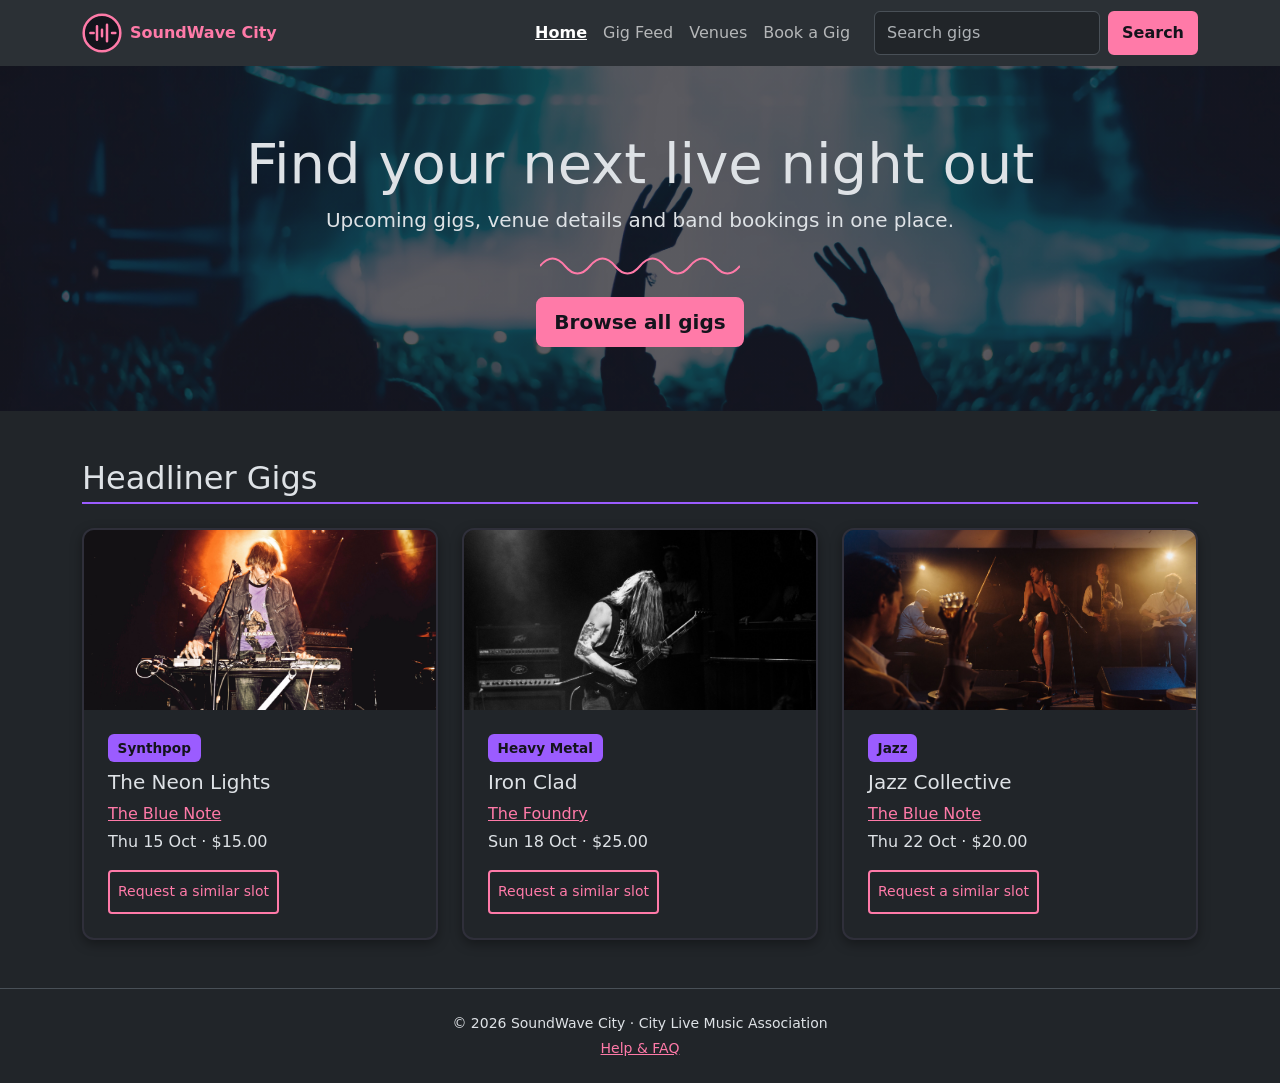
<file: index.html>
<!DOCTYPE html>
<html lang="en" data-bs-theme="dark">
<head>
<meta charset="UTF-8">
<meta name="viewport" content="width=device-width, initial-scale=1.0">
<title>Home | SoundWave City</title>
<link href="https://cdn.jsdelivr.net/npm/bootstrap@5.3.3/dist/css/bootstrap.min.css" rel="stylesheet">
<link rel="stylesheet" href="styles.css">
</head>
<body>
<!-- site header: logo, name, nav and search are the same on every page -->
<header>

<nav class="navbar navbar-expand-lg bg-body-tertiary" aria-label="Main navigation">
 <div class="container">
  <div class="d-flex align-items-center gap-2">
   <a class="navbar-brand m-0" href="index.html"><img src="images/logo.svg" alt="SoundWave City - go to homepage" width="40" height="40"></a>
   <span class="brand-name">SoundWave City</span>
  </div>
  <button class="navbar-toggler" type="button" data-bs-toggle="collapse" data-bs-target="#mainNav" aria-controls="mainNav" aria-expanded="false" aria-label="Toggle navigation"><span class="navbar-toggler-icon"></span></button>
  <!-- collapses into the burger menu under 992px -->
  <div class="collapse navbar-collapse" id="mainNav">
   <ul class="navbar-nav ms-auto mb-2 mb-lg-0"><li class="nav-item"><a class="nav-link active" href="index.html" aria-current="page">Home</a></li><li class="nav-item"><a class="nav-link" href="gigs.html">Gig Feed</a></li><li class="nav-item"><a class="nav-link" href="venue.html">Venues</a></li><li class="nav-item"><a class="nav-link" href="booking.html">Book a Gig</a></li></ul>
   <form class="d-flex ms-lg-3" role="search" action="gigs.html" method="get">
    <label for="site-search" class="visually-hidden">Search bands, venues or genres</label>
    <input class="form-control me-2" id="site-search" type="search" name="q" placeholder="Search gigs">
    <button class="btn btn-brand" type="submit">Search</button>
   </form>
  </div>
 </div>
</nav>
</header>
<main id="main">
<!-- hero: the wave image is only decoration so alt is empty -->
<section class="hero-banner text-center">
 <div class="container">
  <h1 class="display-4">Find your next live night out</h1>
  <p class="lead">Upcoming gigs, venue details and band bookings in one place.</p>
  <img class="hero-wave" src="images/hero-wave.svg" alt="">
  <a class="btn btn-brand btn-lg" href="gigs.html">Browse all gigs</a>
 </div>
</section>
<section class="container my-5" aria-labelledby="headliners">
 <h2 id="headliners" class="section-title">Headliner Gigs</h2>
 <div class="row g-4">
  <article class="col-12 col-md-6 col-lg-4">
   <div class="card gig-card h-100">
    <img class="gig-photo card-img-top" src="images/pexels-hans-eiskonen-3333610-15260791.jpg" alt="Synth player performing live on stage" loading="lazy">
    <div class="card-body p-4">
     <span class="genre-badge mb-2">Synthpop</span>
     <h3 class="card-title h5">The Neon Lights</h3>
     <p class="card-text mb-1"><a href="venue.html#the-blue-note">The Blue Note</a></p>
     <p class="card-text"><time datetime="2026-10-15">Thu 15 Oct</time> &middot; $15.00</p>
     <a class="btn btn-brand-outline btn-sm" href="booking.html">Request a similar slot</a>
    </div>
   </div>
  </article>
  <article class="col-12 col-md-6 col-lg-4">
   <div class="card gig-card h-100">
    <img class="gig-photo card-img-top" src="images/pexels-theshuttervision-11974580.jpg" alt="Metal guitarist performing at a concert" loading="lazy">
    <div class="card-body p-4">
     <span class="genre-badge mb-2">Heavy Metal</span>
     <h3 class="card-title h5">Iron Clad</h3>
     <p class="card-text mb-1"><a href="venue.html#the-foundry">The Foundry</a></p>
     <p class="card-text"><time datetime="2026-10-18">Sun 18 Oct</time> &middot; $25.00</p>
     <a class="btn btn-brand-outline btn-sm" href="booking.html">Request a similar slot</a>
    </div>
   </div>
  </article>
  <article class="col-12 col-md-6 col-lg-4">
   <div class="card gig-card h-100">
    <img class="gig-photo card-img-top" src="images/pexels-cottonbro-9419405.jpg" alt="Jazz band playing together on stage" loading="lazy">
    <div class="card-body p-4">
     <span class="genre-badge mb-2">Jazz</span>
     <h3 class="card-title h5">Jazz Collective</h3>
     <p class="card-text mb-1"><a href="venue.html#the-blue-note">The Blue Note</a></p>
     <p class="card-text"><time datetime="2026-10-22">Thu 22 Oct</time> &middot; $20.00</p>
     <a class="btn btn-brand-outline btn-sm" href="booking.html">Request a similar slot</a>
    </div>
   </div>
  </article>
 </div>
</section>
</main>
<!-- footer: copyright and a help link -->
<footer class="py-4 mt-5 border-top">
 <div class="container text-center small">
  <p class="mb-1">&copy; 2026 SoundWave City &middot; City Live Music Association</p>
  <p class="mb-0"><a href="booking.html#help">Help &amp; FAQ</a></p>
 </div>
</footer>
<script src="https://cdn.jsdelivr.net/npm/bootstrap@5.3.3/dist/js/bootstrap.bundle.min.js"></script>
</body>
</html>
</file>
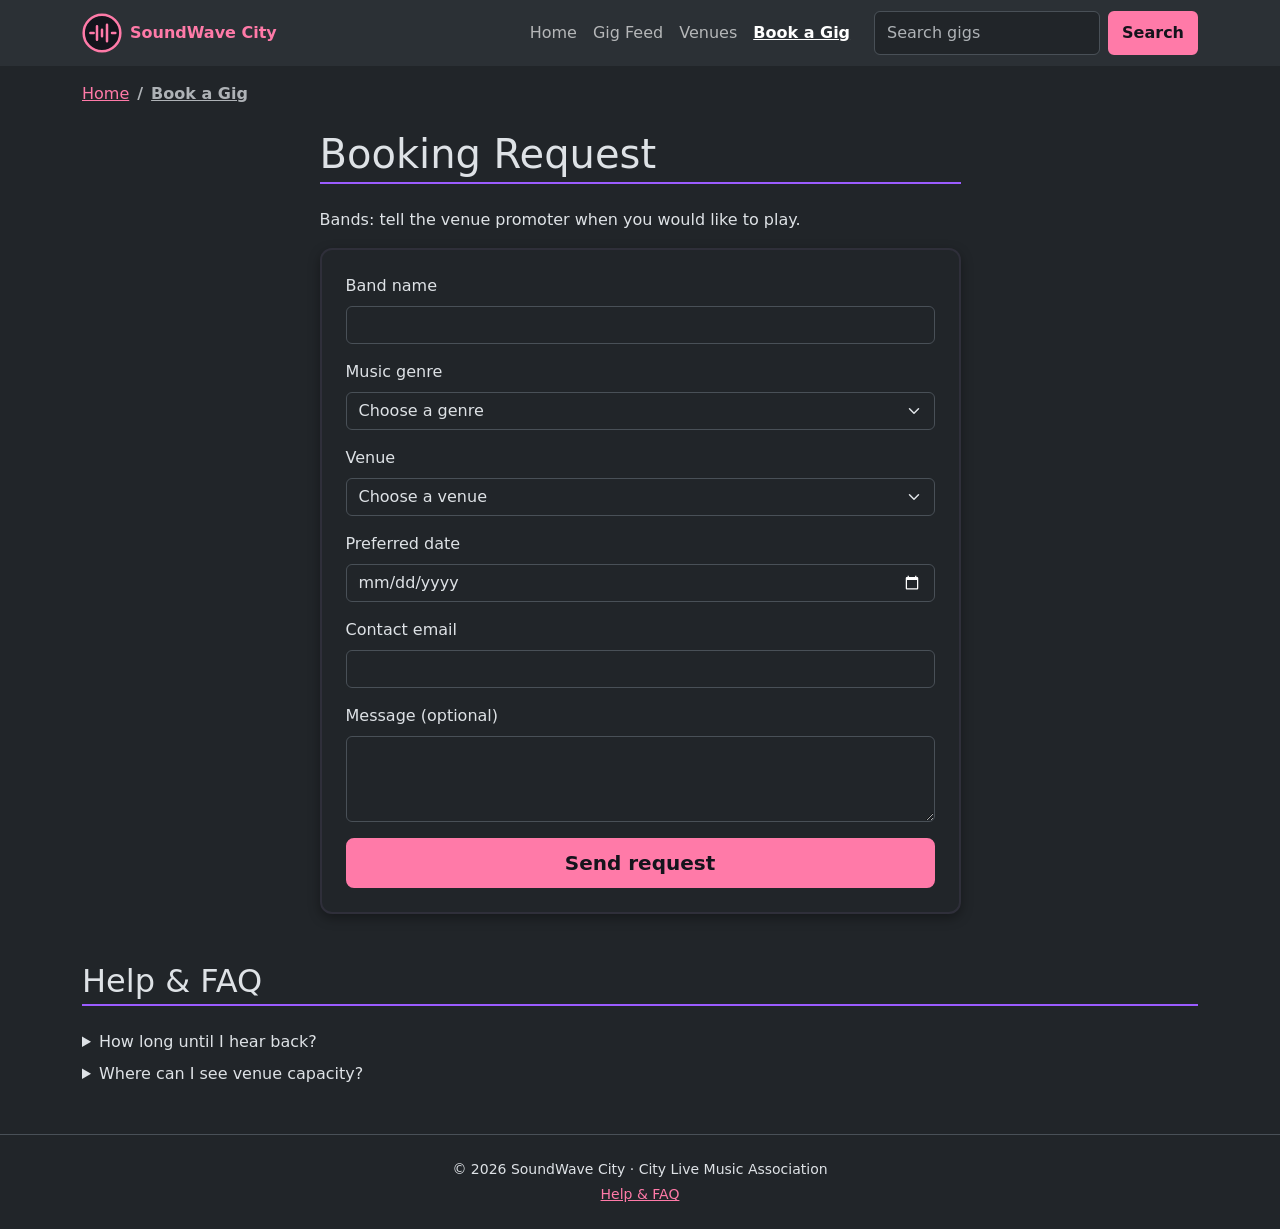
<file: booking.html>
<!DOCTYPE html>
<html lang="en" data-bs-theme="dark">
<head>
<meta charset="UTF-8">
<meta name="viewport" content="width=device-width, initial-scale=1.0">
<title>Book a Gig | SoundWave City</title>
<link href="https://cdn.jsdelivr.net/npm/bootstrap@5.3.3/dist/css/bootstrap.min.css" rel="stylesheet">
<link rel="stylesheet" href="styles.css">
</head>
<body>
<!-- site header: logo, name, nav and search are the same on every page -->
<header>
<a class="visually-hidden-focusable skip-link" href="#main">Skip to main content</a>
<nav class="navbar navbar-expand-lg bg-body-tertiary" aria-label="Main navigation">
 <div class="container">
  <div class="d-flex align-items-center gap-2">
   <a class="navbar-brand m-0" href="index.html"><img src="images/logo.svg" alt="SoundWave City - go to homepage" width="40" height="40"></a>
   <span class="brand-name">SoundWave City</span>
  </div>
  <button class="navbar-toggler" type="button" data-bs-toggle="collapse" data-bs-target="#mainNav" aria-controls="mainNav" aria-expanded="false" aria-label="Toggle navigation"><span class="navbar-toggler-icon"></span></button>
  <!-- collapses into the burger menu under 992px -->
  <div class="collapse navbar-collapse" id="mainNav">
   <ul class="navbar-nav ms-auto mb-2 mb-lg-0"><li class="nav-item"><a class="nav-link" href="index.html">Home</a></li><li class="nav-item"><a class="nav-link" href="gigs.html">Gig Feed</a></li><li class="nav-item"><a class="nav-link" href="venue.html">Venues</a></li><li class="nav-item"><a class="nav-link active" href="booking.html" aria-current="page">Book a Gig</a></li></ul>
   <form class="d-flex ms-lg-3" role="search" action="gigs.html" method="get">
    <label for="site-search" class="visually-hidden">Search bands, venues or genres</label>
    <input class="form-control me-2" id="site-search" type="search" name="q" placeholder="Search gigs">
    <button class="btn btn-brand" type="submit">Search</button>
   </form>
  </div>
 </div>
</nav>
</header>
<main id="main">
<nav aria-label="Breadcrumb" class="container mt-3">
 <ol class="breadcrumb mb-0"><li class="breadcrumb-item"><a href="index.html">Home</a></li><li class="breadcrumb-item active" aria-current="page">Book a Gig</li></ol>
</nav>
<section class="container my-4" aria-labelledby="bk">
 <div class="row justify-content-center"><div class="col-12 col-md-10 col-lg-7">
  <h1 id="bk" class="section-title">Booking Request</h1>
  <p>Bands: tell the venue promoter when you would like to play.</p>
  <form action="#" method="post" class="card p-4">
   <div class="mb-3"><label for="band" class="form-label">Band name</label><input type="text" class="form-control" id="band" name="band" required></div>
   <div class="mb-3"><label for="genre" class="form-label">Music genre</label><select class="form-select" id="genre" name="genre" required><option value="">Choose a genre</option><option>Synthpop</option><option>Heavy Metal</option><option>Jazz</option><option>Indie Rock</option><option>Other</option></select></div>
   <div class="mb-3"><label for="venue" class="form-label">Venue</label><select class="form-select" id="venue" name="venue" required><option value="">Choose a venue</option><option>The Blue Note</option><option>The Foundry</option><option>Acoustic Lounge</option></select></div>
   <div class="mb-3"><label for="date" class="form-label">Preferred date</label><input type="date" class="form-control" id="date" name="date" required></div>
   <div class="mb-3"><label for="email" class="form-label">Contact email</label><input type="email" class="form-control" id="email" name="email" required></div>
   <div class="mb-3"><label for="msg" class="form-label">Message (optional)</label><textarea class="form-control" id="msg" name="msg" rows="3"></textarea></div>
   <button type="submit" class="btn btn-brand btn-lg">Send request</button>
  </form>
 </div></div>
</section>
<!-- help section, the footer Help link jumps here -->
<section class="container my-5" id="help" aria-labelledby="helph">
 <h2 id="helph" class="section-title">Help &amp; FAQ</h2>
 <details class="mb-2"><summary>How long until I hear back?</summary><p class="mt-2">The venue promoter replies by email, usually within a few days.</p></details>
 <details class="mb-2"><summary>Where can I see venue capacity?</summary><p class="mt-2">On the <a href="venue.html">Venues page</a>.</p></details>
</section>
</main>
<!-- footer: copyright and a help link -->
<footer class="py-4 mt-5 border-top">
 <div class="container text-center small">
  <p class="mb-1">&copy; 2026 SoundWave City &middot; City Live Music Association</p>
  <p class="mb-0"><a href="booking.html#help">Help &amp; FAQ</a></p>
 </div>
</footer>
<script src="https://cdn.jsdelivr.net/npm/bootstrap@5.3.3/dist/js/bootstrap.bundle.min.js"></script>
</body>
</html>
</file>
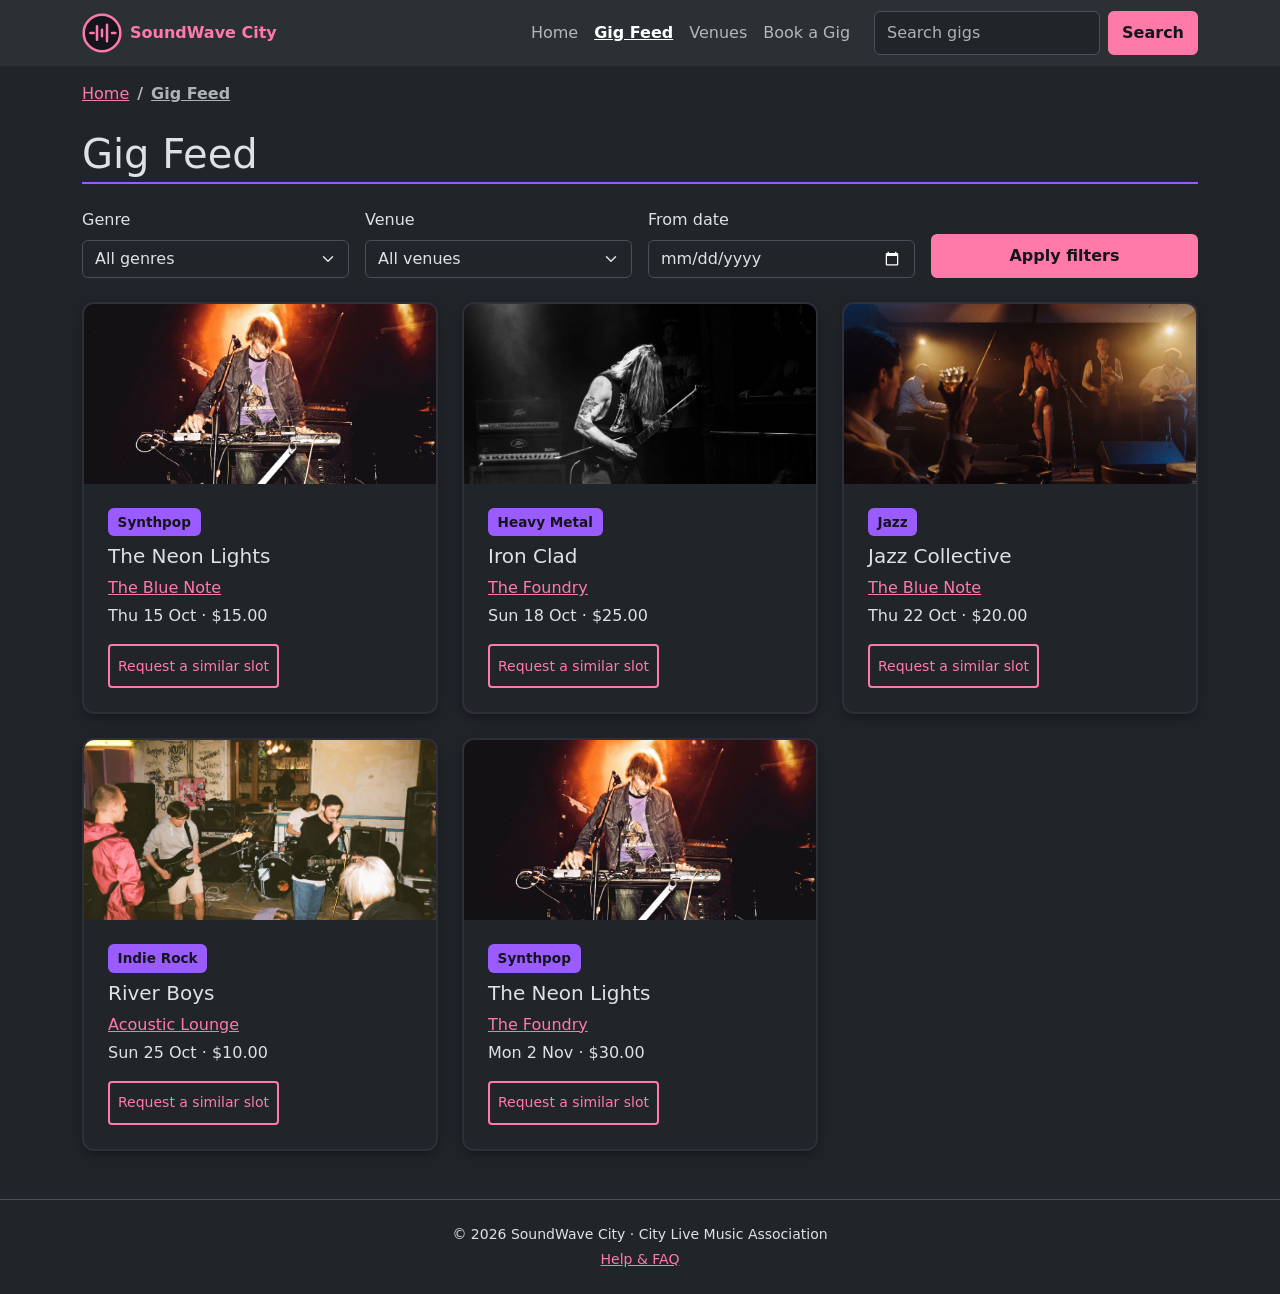
<file: gigs.html>
<!DOCTYPE html>
<html lang="en" data-bs-theme="dark">
<head>
<meta charset="UTF-8">
<meta name="viewport" content="width=device-width, initial-scale=1.0">
<title>Gig Feed | SoundWave City</title>
<link href="https://cdn.jsdelivr.net/npm/bootstrap@5.3.3/dist/css/bootstrap.min.css" rel="stylesheet">
<link rel="stylesheet" href="styles.css">
</head>
<body>
<!-- site header: logo, name, nav and search are the same on every page -->
<header>
<a class="visually-hidden-focusable skip-link" href="#main">Skip to main content</a>
<nav class="navbar navbar-expand-lg bg-body-tertiary" aria-label="Main navigation">
 <div class="container">
  <div class="d-flex align-items-center gap-2">
   <a class="navbar-brand m-0" href="index.html"><img src="images/logo.svg" alt="SoundWave City - go to homepage" width="40" height="40"></a>
   <span class="brand-name">SoundWave City</span>
  </div>
  <button class="navbar-toggler" type="button" data-bs-toggle="collapse" data-bs-target="#mainNav" aria-controls="mainNav" aria-expanded="false" aria-label="Toggle navigation"><span class="navbar-toggler-icon"></span></button>
  <!-- collapses into the burger menu under 992px -->
  <div class="collapse navbar-collapse" id="mainNav">
   <ul class="navbar-nav ms-auto mb-2 mb-lg-0"><li class="nav-item"><a class="nav-link" href="index.html">Home</a></li><li class="nav-item"><a class="nav-link active" href="gigs.html" aria-current="page">Gig Feed</a></li><li class="nav-item"><a class="nav-link" href="venue.html">Venues</a></li><li class="nav-item"><a class="nav-link" href="booking.html">Book a Gig</a></li></ul>
   <form class="d-flex ms-lg-3" role="search" action="gigs.html" method="get">
    <label for="site-search" class="visually-hidden">Search bands, venues or genres</label>
    <input class="form-control me-2" id="site-search" type="search" name="q" placeholder="Search gigs">
    <button class="btn btn-brand" type="submit">Search</button>
   </form>
  </div>
 </div>
</nav>
</header>
<main id="main">
<nav aria-label="Breadcrumb" class="container mt-3">
 <ol class="breadcrumb mb-0"><li class="breadcrumb-item"><a href="index.html">Home</a></li><li class="breadcrumb-item active" aria-current="page">Gig Feed</li></ol>
</nav>
<section class="container my-4" aria-labelledby="feed">
 <h1 id="feed" class="section-title">Gig Feed</h1>
 <!-- filters are just the design for now, they get wired up with Django later -->
 <form class="row g-3 mb-4" action="gigs.html" method="get" aria-label="Filter gigs">
  <div class="col-12 col-md-3"><label for="f-genre" class="form-label">Genre</label><select id="f-genre" name="genre" class="form-select"><option value="">All genres</option><option>Synthpop</option><option>Heavy Metal</option><option>Jazz</option><option>Indie Rock</option></select></div>
  <div class="col-12 col-md-3"><label for="f-venue" class="form-label">Venue</label><select id="f-venue" name="venue" class="form-select"><option value="">All venues</option><option>The Blue Note</option><option>The Foundry</option><option>Acoustic Lounge</option></select></div>
  <div class="col-12 col-md-3"><label for="f-date" class="form-label">From date</label><input id="f-date" name="date" type="date" class="form-control"></div>
  <div class="col-12 col-md-3 d-flex align-items-end"><button class="btn btn-brand w-100" type="submit">Apply filters</button></div>
 </form>
 <div class="row g-4">
  <article class="col-12 col-md-6 col-lg-4">
   <div class="card gig-card h-100">
    <img class="gig-photo card-img-top" src="images/pexels-hans-eiskonen-3333610-15260791.jpg" alt="Synth player performing live on stage" loading="lazy">
    <div class="card-body p-4">
     <span class="genre-badge mb-2">Synthpop</span>
     <h3 class="card-title h5">The Neon Lights</h3>
     <p class="card-text mb-1"><a href="venue.html#the-blue-note">The Blue Note</a></p>
     <p class="card-text"><time datetime="2026-10-15">Thu 15 Oct</time> &middot; $15.00</p>
     <a class="btn btn-brand-outline btn-sm" href="booking.html">Request a similar slot</a>
    </div>
   </div>
  </article>
  <article class="col-12 col-md-6 col-lg-4">
   <div class="card gig-card h-100">
    <img class="gig-photo card-img-top" src="images/pexels-theshuttervision-11974580.jpg" alt="Metal guitarist performing at a concert" loading="lazy">
    <div class="card-body p-4">
     <span class="genre-badge mb-2">Heavy Metal</span>
     <h3 class="card-title h5">Iron Clad</h3>
     <p class="card-text mb-1"><a href="venue.html#the-foundry">The Foundry</a></p>
     <p class="card-text"><time datetime="2026-10-18">Sun 18 Oct</time> &middot; $25.00</p>
     <a class="btn btn-brand-outline btn-sm" href="booking.html">Request a similar slot</a>
    </div>
   </div>
  </article>
  <article class="col-12 col-md-6 col-lg-4">
   <div class="card gig-card h-100">
    <img class="gig-photo card-img-top" src="images/pexels-cottonbro-9419405.jpg" alt="Jazz band playing together on stage" loading="lazy">
    <div class="card-body p-4">
     <span class="genre-badge mb-2">Jazz</span>
     <h3 class="card-title h5">Jazz Collective</h3>
     <p class="card-text mb-1"><a href="venue.html#the-blue-note">The Blue Note</a></p>
     <p class="card-text"><time datetime="2026-10-22">Thu 22 Oct</time> &middot; $20.00</p>
     <a class="btn btn-brand-outline btn-sm" href="booking.html">Request a similar slot</a>
    </div>
   </div>
  </article>
  <article class="col-12 col-md-6 col-lg-4">
   <div class="card gig-card h-100">
    <img class="gig-photo card-img-top" src="images/pexels-aleksandr-neplokhov-486399-2601189.jpg" alt="Indie band performing live" loading="lazy">
    <div class="card-body p-4">
     <span class="genre-badge mb-2">Indie Rock</span>
     <h3 class="card-title h5">River Boys</h3>
     <p class="card-text mb-1"><a href="venue.html#acoustic-lounge">Acoustic Lounge</a></p>
     <p class="card-text"><time datetime="2026-10-25">Sun 25 Oct</time> &middot; $10.00</p>
     <a class="btn btn-brand-outline btn-sm" href="booking.html">Request a similar slot</a>
    </div>
   </div>
  </article>
  <article class="col-12 col-md-6 col-lg-4">
   <div class="card gig-card h-100">
    <img class="gig-photo card-img-top" src="images/pexels-hans-eiskonen-3333610-15260791.jpg" alt="Synth player performing live on stage" loading="lazy">
    <div class="card-body p-4">
     <span class="genre-badge mb-2">Synthpop</span>
     <h3 class="card-title h5">The Neon Lights</h3>
     <p class="card-text mb-1"><a href="venue.html#the-foundry">The Foundry</a></p>
     <p class="card-text"><time datetime="2026-11-02">Mon 2 Nov</time> &middot; $30.00</p>
     <a class="btn btn-brand-outline btn-sm" href="booking.html">Request a similar slot</a>
    </div>
   </div>
  </article>
 </div>
</section>
</main>
<!-- footer: copyright and a help link -->
<footer class="py-4 mt-5 border-top">
 <div class="container text-center small">
  <p class="mb-1">&copy; 2026 SoundWave City &middot; City Live Music Association</p>
  <p class="mb-0"><a href="booking.html#help">Help &amp; FAQ</a></p>
 </div>
</footer>
<script src="https://cdn.jsdelivr.net/npm/bootstrap@5.3.3/dist/js/bootstrap.bundle.min.js"></script>
</body>
</html>
</file>
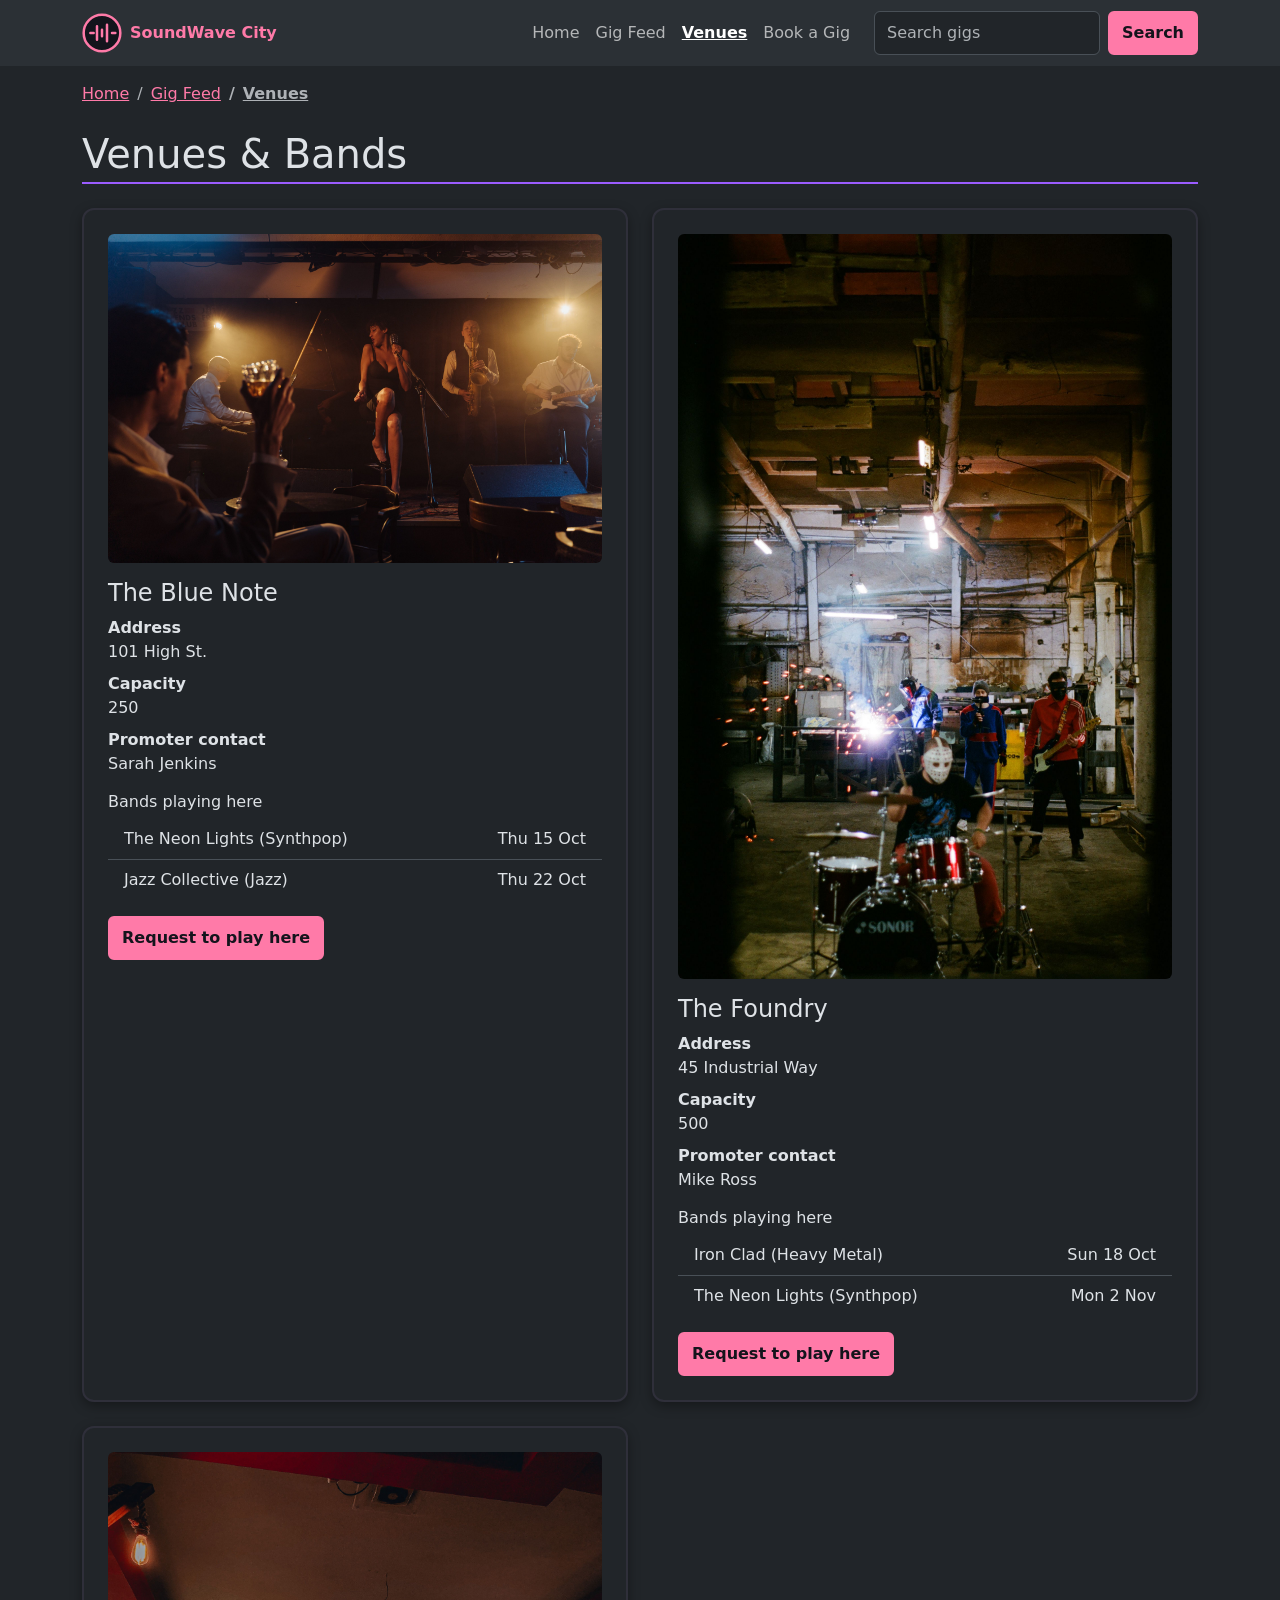
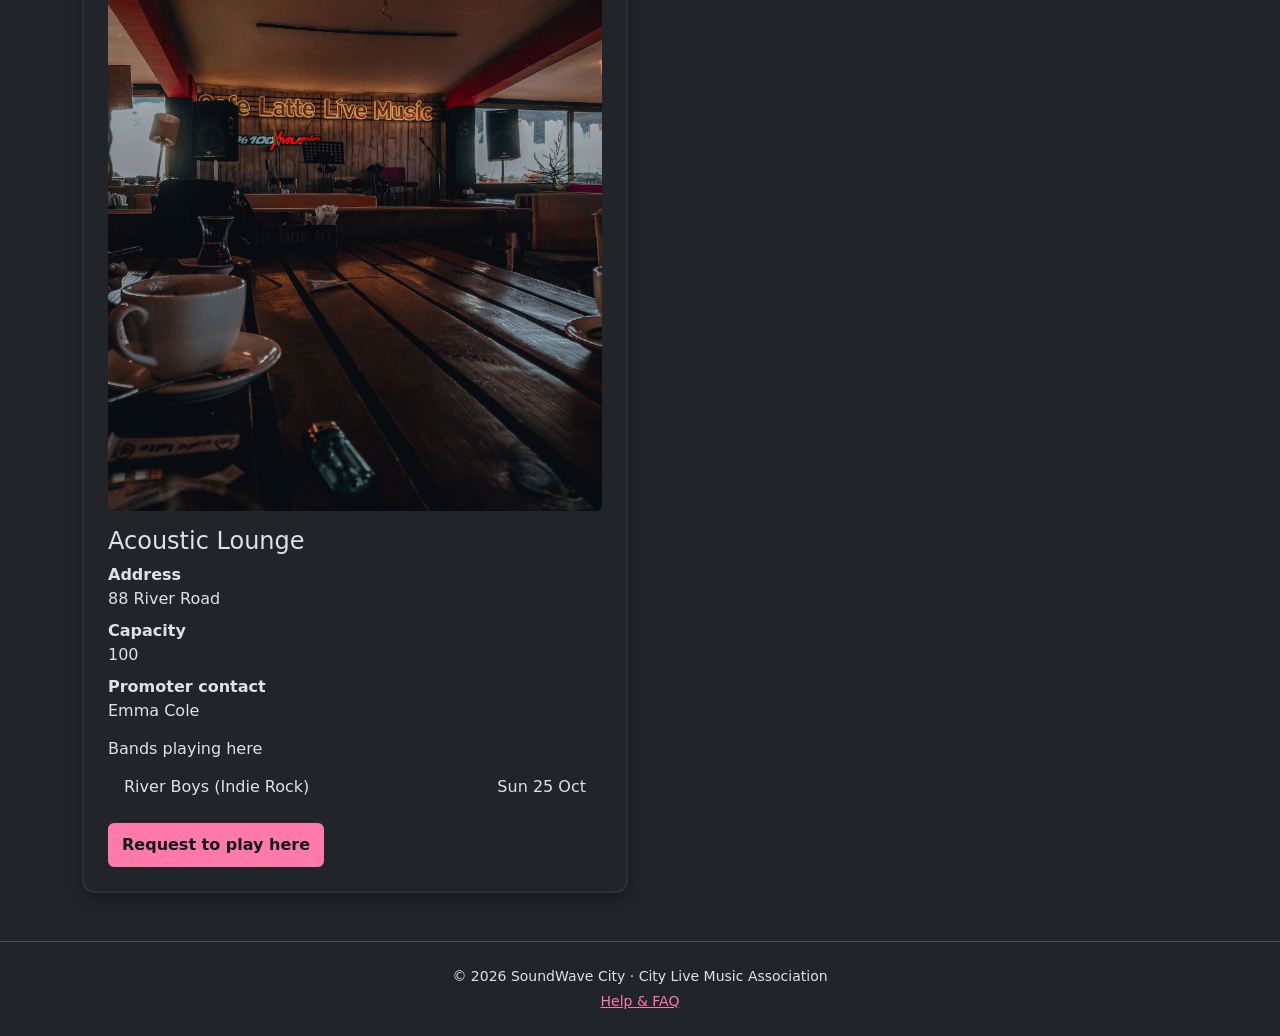
<file: venue.html>
<!DOCTYPE html>
<html lang="en" data-bs-theme="dark">
<head>
<meta charset="UTF-8">
<meta name="viewport" content="width=device-width, initial-scale=1.0">
<title>Venues | SoundWave City</title>
<link href="https://cdn.jsdelivr.net/npm/bootstrap@5.3.3/dist/css/bootstrap.min.css" rel="stylesheet">
<link rel="stylesheet" href="styles.css">
</head>
<body>
<!-- site header: logo, name, nav and search are the same on every page -->
<header>
<a class="visually-hidden-focusable skip-link" href="#main">Skip to main content</a>
<nav class="navbar navbar-expand-lg bg-body-tertiary" aria-label="Main navigation">
 <div class="container">
  <div class="d-flex align-items-center gap-2">
   <a class="navbar-brand m-0" href="index.html"><img src="images/logo.svg" alt="SoundWave City - go to homepage" width="40" height="40"></a>
   <span class="brand-name">SoundWave City</span>
  </div>
  <button class="navbar-toggler" type="button" data-bs-toggle="collapse" data-bs-target="#mainNav" aria-controls="mainNav" aria-expanded="false" aria-label="Toggle navigation"><span class="navbar-toggler-icon"></span></button>
  <!-- collapses into the burger menu under 992px -->
  <div class="collapse navbar-collapse" id="mainNav">
   <ul class="navbar-nav ms-auto mb-2 mb-lg-0"><li class="nav-item"><a class="nav-link" href="index.html">Home</a></li><li class="nav-item"><a class="nav-link" href="gigs.html">Gig Feed</a></li><li class="nav-item"><a class="nav-link active" href="venue.html" aria-current="page">Venues</a></li><li class="nav-item"><a class="nav-link" href="booking.html">Book a Gig</a></li></ul>
   <form class="d-flex ms-lg-3" role="search" action="gigs.html" method="get">
    <label for="site-search" class="visually-hidden">Search bands, venues or genres</label>
    <input class="form-control me-2" id="site-search" type="search" name="q" placeholder="Search gigs">
    <button class="btn btn-brand" type="submit">Search</button>
   </form>
  </div>
 </div>
</nav>
</header>
<main id="main">
<nav aria-label="Breadcrumb" class="container mt-3">
 <ol class="breadcrumb mb-0"><li class="breadcrumb-item"><a href="index.html">Home</a></li><li class="breadcrumb-item"><a href="gigs.html">Gig Feed</a></li><li class="breadcrumb-item active" aria-current="page">Venues</li></ol>
</nav>
<section class="container my-4" aria-labelledby="vh">
 <h1 id="vh" class="section-title">Venues &amp; Bands</h1>
 <div class="row g-4">
  <article class="col-12 col-lg-6" id="the-blue-note">
   <div class="card venue-card h-100"><div class="card-body p-4">
    <img class="img-fluid rounded mb-3" src="images/pexels-cottonbro-9419405.jpg" alt="Jazz band playing in the intimate club at The Blue Note" loading="lazy">
    <h2 class="h4">The Blue Note</h2>
    <dl class="mb-3"><dt>Address</dt><dd>101 High St.</dd><dt>Capacity</dt><dd>250</dd><dt>Promoter contact</dt><dd>Sarah Jenkins</dd></dl>
    <h3 class="h6">Bands playing here</h3>
    <ul class="list-group list-group-flush mb-3"><li class="list-group-item d-flex justify-content-between flex-wrap"><span>The Neon Lights (Synthpop)</span><time datetime="2026-10-15">Thu 15 Oct</time></li><li class="list-group-item d-flex justify-content-between flex-wrap"><span>Jazz Collective (Jazz)</span><time datetime="2026-10-22">Thu 22 Oct</time></li></ul>
    <a class="btn btn-brand" href="booking.html">Request to play here</a>
   </div></div>
  </article>
  <article class="col-12 col-lg-6" id="the-foundry">
   <div class="card venue-card h-100"><div class="card-body p-4">
    <img class="img-fluid rounded mb-3" src="images/pexels-lizolda99-9938788.jpg" alt="Band playing in the industrial space at The Foundry" loading="lazy">
    <h2 class="h4">The Foundry</h2>
    <dl class="mb-3"><dt>Address</dt><dd>45 Industrial Way</dd><dt>Capacity</dt><dd>500</dd><dt>Promoter contact</dt><dd>Mike Ross</dd></dl>
    <h3 class="h6">Bands playing here</h3>
    <ul class="list-group list-group-flush mb-3"><li class="list-group-item d-flex justify-content-between flex-wrap"><span>Iron Clad (Heavy Metal)</span><time datetime="2026-10-18">Sun 18 Oct</time></li><li class="list-group-item d-flex justify-content-between flex-wrap"><span>The Neon Lights (Synthpop)</span><time datetime="2026-11-02">Mon 2 Nov</time></li></ul>
    <a class="btn btn-brand" href="booking.html">Request to play here</a>
   </div></div>
  </article>
  <article class="col-12 col-lg-6" id="acoustic-lounge">
   <div class="card venue-card h-100"><div class="card-body p-4">
    <img class="img-fluid rounded mb-3" src="images/pexels-eenesfaruk-11549331.jpg" alt="Warm live-music stage at the Acoustic Lounge" loading="lazy">
    <h2 class="h4">Acoustic Lounge</h2>
    <dl class="mb-3"><dt>Address</dt><dd>88 River Road</dd><dt>Capacity</dt><dd>100</dd><dt>Promoter contact</dt><dd>Emma Cole</dd></dl>
    <h3 class="h6">Bands playing here</h3>
    <ul class="list-group list-group-flush mb-3"><li class="list-group-item d-flex justify-content-between flex-wrap"><span>River Boys (Indie Rock)</span><time datetime="2026-10-25">Sun 25 Oct</time></li></ul>
    <a class="btn btn-brand" href="booking.html">Request to play here</a>
   </div></div>
  </article>
 </div>
</section>
</main>
<!-- footer: copyright and a help link -->
<footer class="py-4 mt-5 border-top">
 <div class="container text-center small">
  <p class="mb-1">&copy; 2026 SoundWave City &middot; City Live Music Association</p>
  <p class="mb-0"><a href="booking.html#help">Help &amp; FAQ</a></p>
 </div>
</footer>
<script src="https://cdn.jsdelivr.net/npm/bootstrap@5.3.3/dist/js/bootstrap.bundle.min.js"></script>
</body>
</html>
</file>
<file: styles.css>
/* ==========================================================
   SoundWave City - Milestone 1 stylesheet
   Base styles first, then one media query at the bottom.
   ========================================================== */

/* brand colours live here so I only change them in one place */
:root {
  --brand-primary: #ff7aa8;   /* pink, used for buttons + links */
  --brand-secondary: #9b5cff; /* purple, used for borders + badges */
  --brand-dark: #14141c;      /* near black, text on pink buttons */
  --border-dark: #2f2f3a;
  --hero-start: #2b1055;
  --hero-end: #14141c;
  --hero-overlay: rgba(20, 20, 28, 0.7); /* dark layer so the text stays readable on the photo */
  --skip-bg: #ffffff;
  --skip-text: #000000;
}

body { font-family: system-ui, -apple-system, sans-serif; }

/* logo + name in the header */
.brand-name { font-weight: 700; color: var(--brand-primary); }

/* links in brand colour (bootstrap link colour was too dark on this bg) */
a { color: var(--brand-primary); }

/* "you are here" in the nav: bold + underline, not just colour */
.nav-link.active,
.breadcrumb-item.active {
  font-weight: 700;
  text-decoration: underline;
}

/* skip link only shows when you tab to it */
.skip-link {
  position: absolute;
  z-index: 10;
  padding: 0.5rem 1rem;
  background: var(--skip-bg);
  color: var(--skip-text);
}

.section-title {
  border-bottom: 2px solid var(--brand-secondary);
  padding-bottom: 0.25rem;
  margin-bottom: 1.5rem;
}

/* hero on the home page */
.hero-banner {
  /* photo behind a dark overlay, gradient is the fallback if the image is missing */
  background: linear-gradient(var(--hero-overlay), var(--hero-overlay)), url("images/pexels-sebastian-ervi-866902-1763067.jpg") center / cover, linear-gradient(135deg, var(--hero-start), var(--hero-end));
  padding: 4rem 1rem;
}
.hero-wave { display: block; width: 200px; max-width: 100%; margin: 1rem auto; }

/* gig photos: same height, cropped with object-fit like the market-cover in the lab */
.gig-photo { height: 180px; width: 100%; object-fit: cover; border-radius: 10px 10px 0 0; }

/* cards: padding is on the card-body in the html, border + radius + shadow here */
.card {
  border: 2px solid var(--border-dark);
  border-radius: 12px;
  box-shadow: 0 4px 12px rgba(0, 0, 0, 0.35);
}
/* scroll-to venue from a gig card: highlight the one you landed on */
.venue-card:target,
article:target .venue-card { border-color: var(--brand-primary); }

.genre-badge {
  display: inline-block;
  padding: 0.25rem 0.6rem;
  border-radius: 6px;
  background: var(--brand-secondary);
  color: var(--brand-dark);
  font-weight: 600;
  font-size: 0.85rem;
}

/* buttons (44px tall so they are easy to tap) */
.btn { min-height: 44px; display: inline-flex; align-items: center; justify-content: center; }
.btn-brand { background: var(--brand-primary); color: var(--brand-dark); border: 2px solid var(--brand-primary); font-weight: 600; }
.btn-brand:hover { background: transparent; color: var(--brand-primary); }
.btn-brand-outline { background: transparent; color: var(--brand-primary); border: 2px solid var(--brand-primary); }
.btn-brand-outline:hover { background: var(--brand-primary); color: var(--brand-dark); }

/* visible focus ring for keyboard users */
a:focus-visible,
.btn:focus-visible,
.form-control:focus-visible,
.form-select:focus-visible,
summary:focus-visible {
  outline: 3px solid var(--brand-primary);
  outline-offset: 3px;
}

/* small screens (under 768px): hide the decoration + the long hero text.
   used max-width like the AGRI-104 lab */
@media (max-width: 767.98px) {
  .hero-banner { padding: 1.5rem 1rem; }
  .hero-banner .lead,
  .hero-wave { display: none; }
}
</file>
